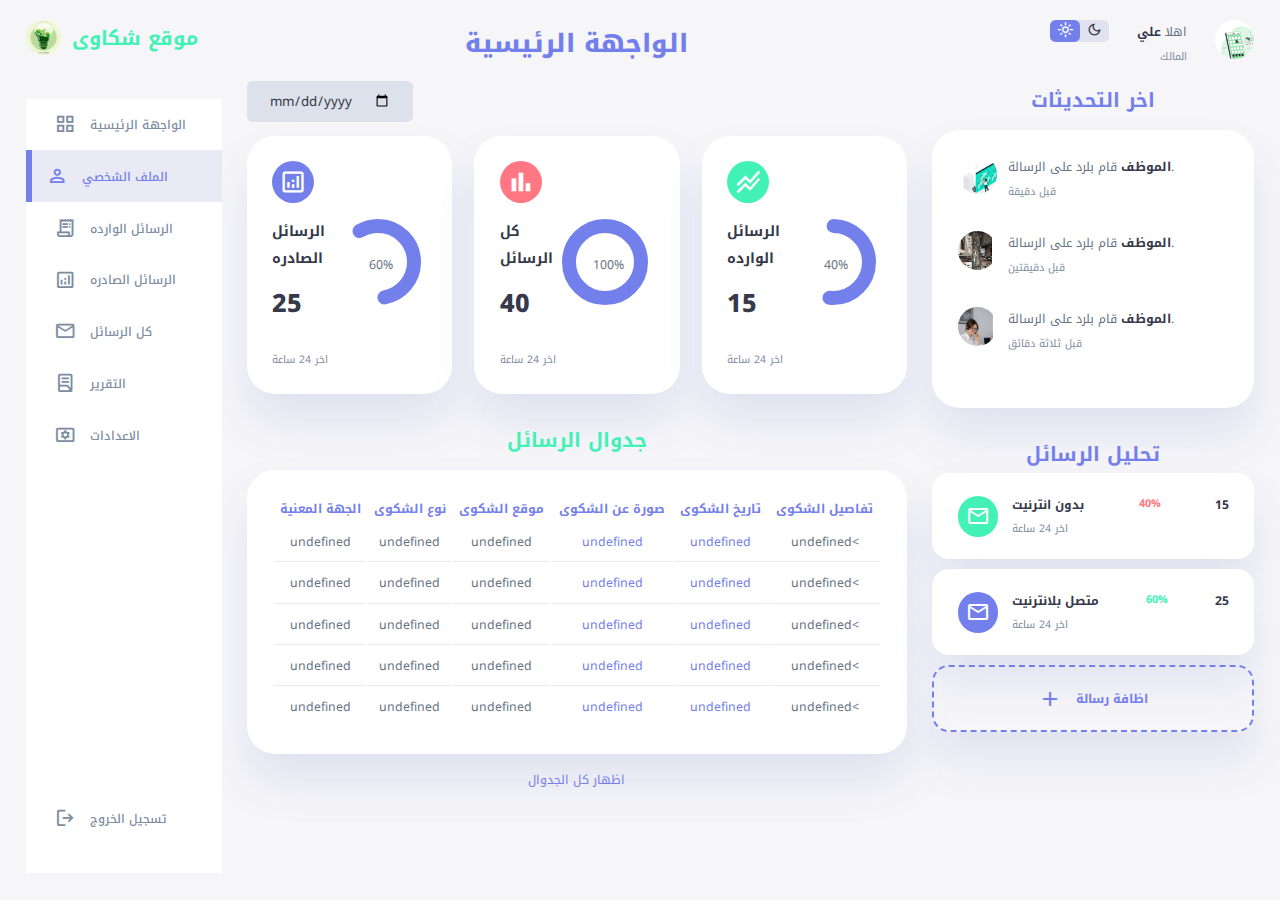
<file: DashBorad/index.html>
<!DOCTYPE html>
<html lang="en">
<head>
    <meta charset="UTF-8">
    <meta name="viewport" content="width=device-width, initial-scale=1.0">
    <title>DashBord</title>
    <link href="https://fonts.googleapis.com/css2?family=Merienda:wght@300;400&family=Noto+Kufi+Arabic:wght@100;200;300;400;500;600;700&family=Noto+Naskh+Arabic:wght@400;500;600;700&family=Nunito+Sans:opsz,wght@6..12,200;6..12,300;6..12,400;6..12,500;6..12,600;6..12,700;6..12,800&family=Nunito:wght@200;300;400;500;600;700&family=Rubik+Broken+Fax&family=Tajawal:wght@200;300&display=swap" rel="stylesheet">
    <link rel="stylesheet" href="https://fonts.googleapis.com/css2?family=Material+Symbols+Outlined:opsz,wght,FILL,GRAD@20..48,100..700,0..1,-50..200" />
    <link rel="stylesheet" href="https://cdnjs.cloudflare.com/ajax/libs/font-awesome/6.5.1/css/all.min.css" integrity="sha512-DTOQO9RWCH3ppGqcWaEA1BIZOC6xxalwEsw9c2QQeAIftl+Vegovlnee1c9QX4TctnWMn13TZye+giMm8e2LwA==" crossorigin="anonymous" referrerpolicy="no-referrer" />
    <link rel="stylesheet" href="style.css">
</head>
<body>
    <div class="container">
        <aside>
            <div class="top">
                <div class="logo">
                    <img src="../assets/images/LOGO.jpg" alt="">
                    <h2 class="text-muted"><span class="danger" style="color: #41f1b6;">  موقع شكاوى</span></h2>
                </div>
                <div class="close" id="close-btn">
                    <span class="material-symbols-outlined">
                        close
                        </span>
                </div>
            </div>
            <div class="sidebar">
                <a href="#">
                    <span class="material-symbols-outlined">
                        grid_view
                        </span>
                        <h3>الواجهة الرئيسية </h3>
                </a>
                <a href="#" class="active">
                    <span class="material-symbols-outlined">
                        person
                        </span>
                        <h3>الملف الشخصي</h3>
                </a>
                <a href="#">
                    <span class="material-symbols-outlined">
                        receipt_long
                        </span>
                        <h3>الرسائل الوارده</h3>
                </a>
                <a href="#">
                    <span class="material-symbols-outlined">
                        analytics
                        </span>
                        <h3>الرسائل الصادره</h3>
                </a>
                <a href="#">
                    <span class="material-symbols-outlined" >
                        mail
                        </span>
                        <h3>كل الرسائل</h3>
                </a>
                <a href="#">
                    <span class="material-symbols-outlined">
                        lab_profile
                        </span>
                        <h3>التقرير</h3>
                </a>
                <a href="#">
                    <span class="material-symbols-outlined">
                        tv_options_input_settings
                        </span>
                        <h3>الاعدادات</h3>
                </a>
                <a href="#">
                    <span class="material-symbols-outlined">
                        logout
                        </span>
                        <h3>تسجيل الخروج</h3>
                </a>
            </div>
        </aside>
        <!-- ---------------End of Astde------------------ -->
        <main>

            <h1 style="text-align: center; color: #7380ec;"> الواجهة الرئيسية</h1>
            <div class="date">
                <input type="date">
            </div>
            <div class="insights">
                <!-- -------Beign of Sales------------ -->
                <div class="sales">
                    <span class="material-symbols-outlined">analytics</span>
                    <div class="middle">
                        <div class="lef">
                            <h3> الرسائل الصادره</h3>
                            <h1>25</h1>
                        </div>
                        <div class="progress">
                            <svg>
                                <circle cx="38" cy="38" r="36"></circle>
                            </svg>
                            <div class="number">
                                <p>60%</p>
                            </div>
                        </div>
                    </div>
                    <small class="text-muted">اخر 24 ساعة</small>
                </div>
                <!-- ---------End of Saled--------- -->
                <!-- ------- Begin of Expnfs------------ -->
                <div class="expenses">
                    <span class="material-symbols-outlined">bar_chart</span>
                    <div class="middle">
                        <div class="lef">
                            <h3>كل الرسائل </h3>
                            <h1>40</h1>
                        </div>
                        <div class="progress">
                            <svg>
                                <circle cx="38" cy="38" r="36"></circle>
                            </svg>
                            <div class="number">
                                <p>100%</p>
                            </div>
                        </div>
                    </div>
                    <small class="text-muted">اخر 24 ساعة</small>
                </div>
                <!-- ---------End of Expnfs--------- -->
                <!-- -------Beign of Endicom------------ -->
                <div class="income">
                    <span class="material-symbols-outlined">stacked_line_chart</span>
                    <div class="middle">
                        <div class="lef">
                            <h3>الرسائل الوارده </h3>
                            <h1>15</h1>
                        </div>
                        <div class="progress">
                            <svg>
                                <circle cx="38" cy="38" r="36"></circle>
                            </svg>
                            <div class="number">
                                <p>40%</p>
                            </div>
                        </div>
                    </div>
                    <small class="text-muted">اخر 24 ساعة</small>
                </div>
            </div>
                <!-- ---------End of Endicom--------- -->

                <div class="recent-orders">
                    <h2 style="text-align: center; color:#41f1b6;">جدوال الرسائل</h2>
                    <table>
                        <thead>
                            <tr style="color: #7380ec;">
                                <th>الجهة المعنية </th>
                                <th>نوع الشكوى</th>
                                <th>موقع الشكوى</th>
                                <th>صورة عن الشكوى</th>
                                <th>تاريخ الشكوى</th>
                                <th>تفاصيل الشكوى</th>
                            </tr>
                        </thead>
                        <tbody>
                            
                            
                        </tbody>
                    </table>
                    <a href="#">اظهار كل الجدوال</a>
                </div>
           
        </main>
        <div class="right">
            <div class="top">
                <button  id="menu-btn">
                    <span class="material-symbols-outlined">menu</span>
                </button>
                <div class="theme-toggler">
                    <span class="material-symbols-outlined active">light_mode</span>
                    <span class="material-symbols-outlined">dark_mode</span>
                </div>
                    <div class="profile">
                        <div class="info">
                            <p>اهلا<b> علي </b></p>
                            <small class="text-muted">المالك</small>
                        </div>
                    
                        <div class="profile-photo">
                            <img src="../assets/images/h23.jpg" alt="">
                        </div>
                    </div>
            </div>
                <!-- End of top -->
            <div class="recent-updates">
                <h2 style="color:#7380ec; text-align: center;" >اخر التحديثات</h2>
                    <div class="updates">
                        <div class="update">
                            <div class="profile-photo">
                                <img src="../assets/images/home3.jpg" alt="">
                            </div>
                            <div class="message">
                                <p><b> الموظف </b>قام بلرد على الرسالة.</p>
                                <small class="text-muted">قبل دقيقة  </small>
                            </div>
                        </div>
                        <div class="update">
                            <div class="profile-photo">
                                <img src="../assets/images/home2.jpg" alt="">
                            </div>
                            <div class="message">
                                <p><b> الموظف </b>قام بلرد على الرسالة.</p>
                                <small class="text-muted">قبل دقيقتين</small>
                            </div>
                        </div>
                        <div class="update">
                            <div class="profile-photo">
                                <img src="../assets/images/home1.jpg" alt="">
                            </div>
                            <div class="message">
                                <p><b> الموظف </b>قام بلرد على الرسالة.</p>
                                <small class="text-muted">قبل ثلاثة دقائق</small>
                            </div>
                        </div>
                    </div>
                
                </div>

               <!-- ------------------End of recent updates------------------ -->
            <div class="sales-analytics">
               <h2 style="color: #7380ec;text-align: center;">تحليل الرسائل</h2>
                <div class="item offline">
                 <div class="icon">  <span class="material-symbols-outlined" >mail</span> </div>
                  <div class="right">
                    <div class="info">
                      <h3>بدون انترنيت</h3>
                         <small class="text-muted">اخر 24 ساعة </small>
                    </div>
                    <h5 class="danger">40%</h5>
                    <h3>15</h3>
                </div>
                </div>
             <div class="item online">
              <div class="icon">  <span class="material-symbols-outlined" >mail</span> </div>
               <div class="right">
                <div class="info">
                  <h3>متصل بلانترنيت</h3>
                  <small class="text-muted">اخر 24 ساعة  </small>
                 </div>
                <h5 class="success">60%</h5>
                <h3>25</h3>
             </div>
             </div>
             <div class="item add-product">
              <div >  <span class="material-symbols-outlined">
                add
                </span> </div>
               
                  <h3>اظافة رسالة</h3>
                 
             </div>
             </div>
        </div>
             
             
        
    </div>
   
    <script src="orders.js"></script> 
    <script src="index.js"></script> 
</body>

</html>
</file>
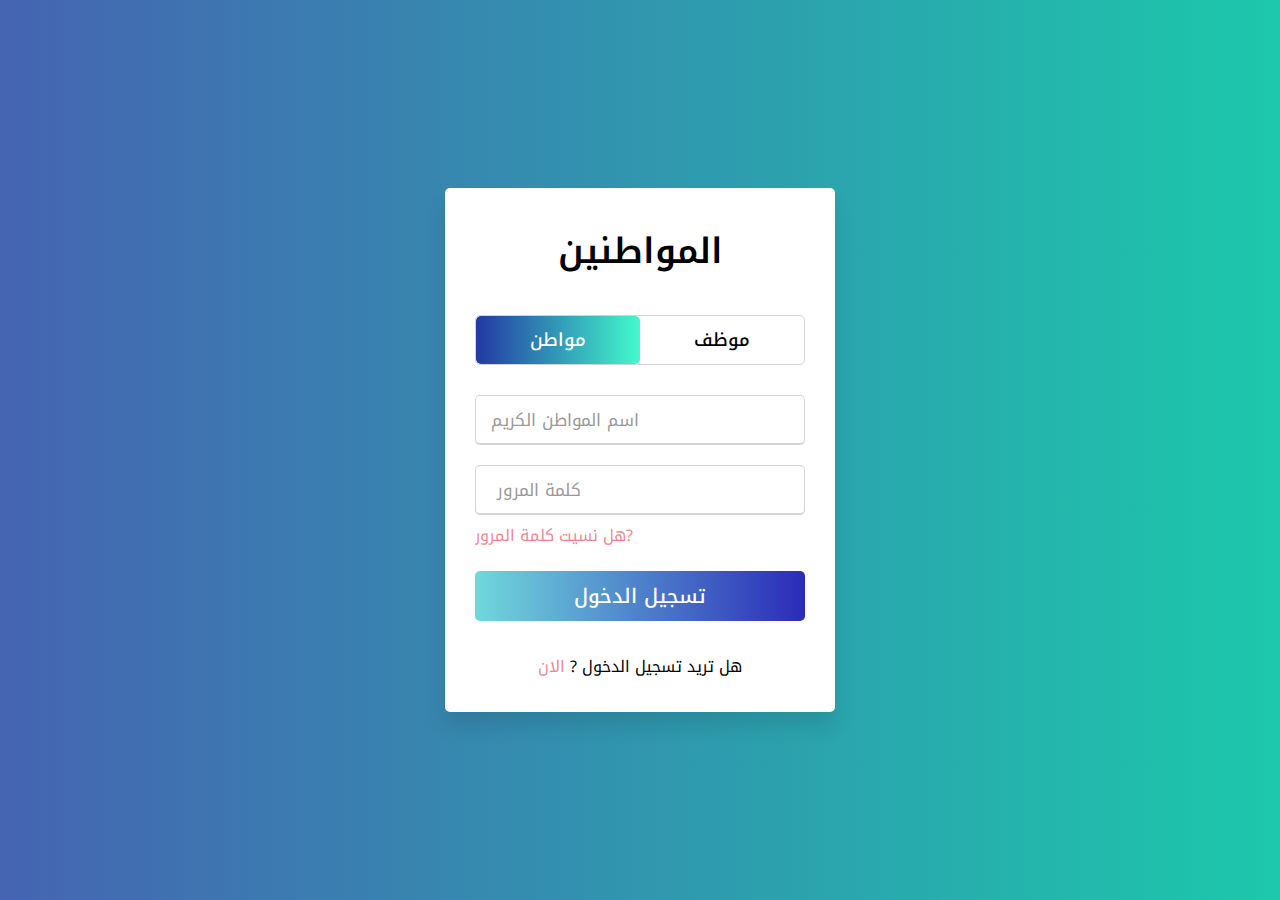
<file: login/login.html>
<!DOCTYPE html>
<html lang="en" dir="ltr">
  <head>
    <meta charset="utf-8">
    <link href="https://fonts.googleapis.com/css2?family=Merienda:wght@300;400&family=Noto+Kufi+Arabic:wght@100;200;300;400&family=Noto+Naskh+Arabic:wght@400;500&family=Nunito+Sans:opsz,wght@6..12,200;6..12,300;6..12,400;6..12,500;6..12,600;6..12,700;6..12,800&family=Nunito:wght@200;300;400;500;600;700&family=Rubik+Broken+Fax&family=Tajawal:wght@200;300&display=swap" rel="stylesheet">
    <title>تسجيل الدخول للموظفين والمستخدمين</title>
    <link rel="stylesheet" href="style.css">
    <meta name="viewport" content="width=device-width, initial-scale=1.0">
  </head>
  <body>
    <div class="wrapper">
      <div class="title-text">
        <div class="title login"> المواطنين</div>
        <div class="title signup"> الموظفين</div>
      </div>
      <div class="form-container">
        <div class="slide-controls">
          <input type="radio" name="slide" id="login" checked>
          <input type="radio" name="slide" id="signup">
          <label for="login" class="slide login">مواطن</label>
          <label for="signup" class="slide signup">موظف</label>
          <div class="slider-tab"></div>
        </div>
        <div class="form-inner">
          <form action="#" class="login">
            <div class="field">
              <input type="text" placeholder="اسم المواطن الكريم" required>
            </div>
            <div class="field">
              <input type="password" placeholder=" كلمة المرور" required>
            </div>
            <div class="pass-link"><a href="#">هل نسيت كلمة المرور?</a></div>
            <div class="field btn">
              <div class="btn-layer"></div>
              <input type="submit" value="تسجيل الدخول">
            </div>
            <div class="signup-link">هل تريد تسجيل الدخول ? <a href=""> الان</a></div>
          </form>
          <form action="handleLogin.php" method="post" class="signup">
            <div class="field">
              <input type="text" name="username" placeholder="اسم الموظف" required>
            </div>
            <div class="field">
              <input type="password" name="password" placeholder="كلمة المرور" required>
            </div>
            <div class="field">
              <input type="password" name="department_id" placeholder="رمز الدائرة" required>
            </div>
            <div class="field btn">
              <div class="btn-layer"></div>
              <input type="submit" value="تسجيل الدخول">
            </div>
          </form>
        </div>
      </div>
    </div>

    <script>
      const loginText = document.querySelector(".title-text .login");
      const loginForm = document.querySelector("form.login");
      const loginBtn = document.querySelector("label.login");
      const signupBtn = document.querySelector("label.signup");
      const signupLink = document.querySelector("form .signup-link a");
      signupBtn.onclick = (()=>{
        loginForm.style.marginLeft = "-50%";
        loginText.style.marginLeft = "-50%";
      });
      loginBtn.onclick = (()=>{
        loginForm.style.marginLeft = "0%";
        loginText.style.marginLeft = "0%";
      });
      signupLink.onclick = (()=>{
        signupBtn.click();
        return false;
      });
    </script>

  </body>
</html>
</file>
<file: DashBorad/style.css>
:root {
    --color-primary:#7380ec;
    --color-danger: #ff7782;
    --color-success:#41f1b6;
    --color-warning:#ffbb55;
    --color-white:#fff;
    --color-info-dark:#7d8da1;
    --color-info-light:#dce1eb;
    --color-dark:#363949;
    --color-light:rgba(132,139,200,0.18);
    --color-primary-variant:#111e88;
    --color-dark-variant:#677483;
    --color-background:#f6f6f9;


    --card-border-radius: 2rem;
    --border-raduis-1: 0.4rem;
    --border-raduis-2: 0.8rem;
    --border-raduis-3: 1.2rem;

    --card-padding:1.8rem;
    --padding-1:1.2rem;

    --box-shadow:0 2rem 3rem var(--color-light);
    
}
/*  ------- Dark them var ------- */
.dark-them-variables {
    
    --color-background:#181a1e;
    --color-white:#202528;
    --color-dark:#edeffd;
    --color-dark-variant:#a3bdcc;
    --color-info-light:#202528;
    --color-light:rgba(0, 0, 0, 0.4);
    --box-shadow: 0 2rem 3rem var(--color-light);
}

*{
    font-family: 'Noto Kufi Arabic',sans-serif;
    margin: 0;
    padding: 0;
    outline: 0;
    appearance: none;
    border: 0;
    text-decoration: none;
    list-style: none;
    box-sizing: border-box;
}

html{
    font-size: 14px;
}
body{
    width: 100vw;
    height:100vh;
    font-family: 'Noto Kufi Arabic',sans-serif;
    font-size: 0.88rem;
    background: var(--color-background);
    user-select: none;
    overflow-x: hidden;
    color: var(--color-dark);
}
.container{
    
    display: grid;
    width: 96%;
    margin: 0 auto;
    gap: 1.8rem;
    grid-template-columns: 14rem auto 23rem;
}

a{
    color: var(--color-dark);
    width: 100%;
}
h1{
    font-weight: 800;
    font-size: 1.8rem;
}
h2{
    font-size: 1.4rem;
}
h3{
    font-size: 0.87rem;
}
h4{
    font-size: 0.8rem;
}
h5{
    font-size: 0.77rem;
}

small{
    font-size: 0.75rem;

}
.profile-photo{
    width: 2.8rem;
    height: 2.8rem;
    border-radius: 50%;
    overflow: hidden;
}
.text-muted{
    color: var(--color-info-dark);
}
p{
    color: var(--color-dark-variant);
}
b{
    color: var(--color-dark);
}
.primary{
    color: var(--color-primary);
}
.danger{
    color: var(--color-danger);
}
.success{
    color: var(--color-success);
}
.watning{
    color: var(--color-warning);
}
aside{
    height: 100vh;
    
}
aside .top{
  
    display: flex;
    align-items: center;
    justify-content: space-between;
    margin-top: 1.4rem;
}
 aside .logo{
    display: flex;
    gap: 0.8rem;

}

aside .logo img{
    width: 2.5rem;
    height: 2.5rem;
    border-radius: 50%;
}

aside .close{
    display: none;
}

/* sideber */

 aside .sidebar{

    background: var(--color-white);
    display: flex;
    flex-direction: column;
    height: 86vh;
    position: relative;
    top:3rem;

}
aside h3{
    font-weight: 500;
}
aside .sidebar a{
    display: flex;
    color: var(--color-info-dark);
    margin-left: 2rem;
    gap: 1rem;
    align-items: center;
    position: relative;
    height: 3.7rem;
    transition: all 300ms ease;
}
aside .sidebar a span{
    font-size: 1.6rem;
    transition: all 300ms ease;
}
aside .sidebar a:last-child{
    position: absolute;
    bottom: 2rem;
    width: 100%;
}
aside .sidebar a.active{
    background: var(--color-light);
    color: var(--color-primary);
    margin-left: 0;
}
aside .sidebar a.active:before{
    content:  '';
    width: 6px;
    height: 100%;
    background: var(--color-primary);
}
aside .sidebar a.active span{

        color: var(--color-primary);
        margin-left: calc(1rem -3px);
}
aside .sidebar a:hover{
    color: var(--color-primary);
}
aside .sidebar a:hover span{
    margin-left: 1rem;
} 
/* ==================== Main ===================== */
main{

    margin-top: 1.4rem;
}

main .date{
    display: inline-block;
    background: var(--color-info-light);
    border-radius: var(--border-raduis-1);
    margin-top: 1rem;
    padding: 0.5rem 1.6rem;
}
main .date input{

    background: transparent;
    color: var(--color-dark);
}
main .insights{
    display: grid;
    grid-template-columns: repeat(3,1fr);
    gap: 1.6rem;
}
main .insights > div{

    background: var(--color-white);
    padding: var(--card-padding);
    border-radius: var(--card-border-radius);
    margin-top: 1rem;
    box-shadow: var(--box-shadow);
    transition: all 300ms ease;
}
main .insights > div:hover {
    box-shadow: none;
}

main .insights > div span{

    background: var(--color-primary);
    padding: 0.5rem;
    border-radius: 50%;
    color: var(--color-white);
    font-size: 2rem;
}

main .insights > div.expenses span{
    background: var(--color-danger);

}
main .insights > div.income span{
    background: var(--color-success);

}
main .insights > div .middle{

    display: flex;
    align-items: center;
    justify-content: space-between;
}
main .insights h3{
    margin: 1rem 0 0.6rem;
    font-size: 1rem;
}
main .insights .progress{
    position: relative;
    width: 92px;
    height: 92px;
    border-radius: 50%;
}
main .insights svg{
    
    width: 7rem;
    height:7rem;
}
main .insights svg circle{

    fill: none;
    stroke: var(--color-primary);
    stroke-width: 14;
    stroke-linecap: round;
    transform: translate(5px, 5px);
    stroke-dasharray: 110;
    stroke-dashoffset: 92;
}

main .insights .sales svg circle{

    stroke-dashoffset: 50;
    stroke-dasharray:100 ;
}
main .insights .expenses svg circle{

    stroke-dashoffset: 25;
    stroke-dasharray:250 ;
}
main .insights .income svg circle{

    stroke-dashoffset: 50;
    stroke-dasharray:-120 ;
}
main .insights .progress .number{

    position: absolute;
    top: 0;
    left: 0;
    height: 100%;
    width: 100%;
    display: flex;
    justify-content: center;
    align-items: center;

}

main .insights small{
    margin-top: 1.6rem;
    display: block;
}

/* ================= Recent Orders ======================*/

main .recent-orders{
    margin-top: 2rem;
}
main .recent-orders h2{

    margin-bottom: 0.8rem;
}
main .recent-orders table{
    background: var(--color-white);
    width:100% ;
    border-radius: var(--card-border-radius);
    padding: var(--card-padding);
    text-align: center;
    box-shadow: var(--box-shadow);
    transition: all 300ms ease;
}
main .recent-orders table:hover{
    box-shadow: none;
}

main table tbody td{

    height: 2.8rem;
    border-bottom: 1px solid var(--color-light);
    color: var(--color-dark-variant);

}
main table tbody tr:last-child td{
    border: none;
}
main .recent-orders a{
    text-align: center;
    display: block;
    margin: 1rem auto;
    color: var(--color-primary);
}
.right{
    margin-top: 1.4rem;
}
.right .top{
    display: flex;
    justify-content: end;
    gap: 2rem;
    
}
.right .top button{
    display: none;
}
.right .theme-toggler{
    background: var(--color-light);
    display: flex;
    justify-content: space-between;
    align-items: center;
    height: 1.6rem;
    width: 4.2rem;
    cursor: pointer;
    border-radius: var(--border-raduis-1);
}
.right .theme-toggler span{
    font-size: 1.2rem;
    width: 50%;
    height: 100%;
    display: flex;
    align-items: center;
    justify-content: center;
}
.right .theme-toggler span.active{

    background: var(--color-primary);
    color: white;
    border-radius: var(--border-raduis-1)
}
.right .top .profile{

    display: flex;
    gap: 2rem;
    text-align: right;
}
/* ============= Recent updates ============ */

.right .recent-updates{
    margin-top: 1rem;
}
.right .recent-updates h2{

    margin-bottom:0.8rem ;
}
.right .recent-updates .updates{

    background: var(--color-white);
    padding: var(--card-padding);
    border-radius: var(--card-border-radius);
    box-shadow: var(--box-shadow);
    transition: all 300ms ease;
}
.right .recent-updates .updates:hover {
    box-shadow: none;
}
.right .recent-updates .updates .update{
    display: grid;
    grid-template-columns:2.6rem auto ;
    gap: 1rem;
    margin-bottom: 2rem;
}
.right .recent-updates .updates img{
    max-width: 3.8rem;
    max-height: 3.8rem;
}
.right .top img{
    max-width:3.8rem ;
    max-height: 3.8rem;
}
/* ========= Sales analyics ========== */

.right .sales-analytics{
    margin-top: 2rem;

    
}
.right .sales-analytics{
    margin-bottom: 0.8rem;
}
.right .sales-analytics .item {
    background: var(--color-white);
    display: flex;
    align-items: center;
    gap: 1rem;
    margin-bottom: 0.7rem;
    padding: 1.4rem var(--card-padding);
    border-radius: var(--border-raduis-3);
    box-shadow: var(--box-shadow);
    transition: all 300ms ease;
}
.right .sales-analytics .item:hover{
    box-shadow: none;
}
.right .sales-analytics .right{
    display: flex;
    justify-content: space-between;
    align-items: start;
    margin: 0;
    width: 100%;
}
.right .sales-analytics .item .icon{
    padding: 0.6rem;
    color: var(--color-white);
    border-radius: 50%;
    background: var(--color-primary);
    display: flex;
}
.right .sales-analytics .item.offline .icon{

    background: var(--color-success);
}
.right .sales-analytics .add-product{
  background: transparent;
  border: 2px dashed var(--color-primary);
  color: var(--color-primary);
  display: flex;
  align-items: center;
  justify-content: center;
}
.right .sales-analytics .add-product:hover{
    background: var(--color-primary);
    color:white;
}
.right .sales-analytics .add-product div {
    display: flex;
    align-items: center;
    gap: 0.6rem;
}
.right .sales-analytics .add-product div h3{
    font-weight: 600;
}
/* ----media of tablet ------- */
@media screen and (max-width: 1200px) {
    
    body{
        width: 94%;
        grid-template-columns: 7rem auto 23rem ;

    }
   aside .loge h2{
    display: none
   }
   aside .sidebar h3 {
    display: none;
   }
   aside .sidebar a {
     
    width: 5.6rem;
   }
   aside .sidebar a:last-child{
    position: relative;
    margin-top: 1.8rem;
   }
   main .insights{
    grid-template-columns:1fr ;
    gap: 0;
   }
   main .recent-orders{
    width: 94%;
    position: absolute;
    left: 50%;
    transform: translateX(-50%);
    margin: 2rem 0 0 8.8rem;
   }

   main .recent-orders table{

    width:83vw ;
   }
   main table thead tr th:last-child,
   main table thead tr th:first-child{
    display: none;
   }
   main table tbody tr td:last-child,
   main table tbody tr td:first-child{

   }
}
/* ------ media of mobile ------ */
@media screen and (max-width: 768px){

    .container{
        width: 100%;
        grid-template-columns: 1fr;
    }
    aside {
        position: fixed;
        left: -100%;
        background: var(--color-white);
        width: 18rem;
        z-index: 3;
        box-shadow: 1rem 3rem 4rem var(--color-light);
        height: 100vh;
        padding-right: var(--card-padding);
        display: none;
        animation: showMenu 400ms ease forwards;
    }
    @keyframes showMenu {
        to{
            left: 0;
        }
    }

    aside .loge {
       margin-left: 1rem;
    }
    aside .loge h2{
        display: inline;
    }
    aside .sidebar h3{
        display: inline;
    }
    aside .sidebar a{
        width: 100%;
        height: 3.4rem;
    }
    aside .sidebar a:last-child{
        position: absolute;
        bottom: 5rem;
    }
    aside .close{
        display: inline-block;
        cursor: pointer;

    }
    main {
        margin-top: 8rem;
        padding: 0 1rem ;
    }
    main .recent-orders{
        position: relative;
        margin:3rem 0 0 0;
        width: 100%;

    }
    main .recent-orders table{
        width: 100%;
        margin: 0 auto 4rem ;
    }
    .right {
        width: 94%;
        margin: 0 auto 4rem;
    }
    .right .top{
        position: fixed;
        top: 0;
        left: 0;
        align-items: center;
        padding: 0 0.8rem;
        height: 4.6rem;
        background: var(--color-white);
        width: 100%;
        margin: 0;
        z-index: 2;
        box-shadow: 0 1rem 1rem var(--color-light);
    }
    .right .top .theme-toggler{
        width: 4.4rem ;
        position: absolute;
        left: 66%;

    }
    .right .profile .info{
        display: none;
    }
    .right .top button{
        display: inline-block;
        background: transparent;
        cursor: pointer;
        color: var(--color-dark);
        position: absolute;
        left: 1rem;
        font-size: 2rem;

    }
    .right .top button span{
        font-size: 2rem;
    }
}
</file>
<file: login/style.css>
@import url('https://fonts.googleapis.com/css?family=Poppins:400,500,600,700&display=swap');
*{
  margin: 0;
  padding: 0;
  box-sizing: border-box;
  font-family: 'Noto Kufi Arabic',serif;
}
html,body{
  display: grid;
  height: 100%;
  width: 100%;
  place-items: center;
  background: -webkit-linear-gradient(left, #4564b2, #1cc8ab);
}
::selection{
  background: #57ef7bc0;
  color: #fff;
}
.wrapper{
  overflow: hidden;
  max-width: 390px;
  background: #fff;
  padding: 30px;
  border-radius: 5px;
  box-shadow: 0px 15px 20px rgba(0,0,0,0.1);
}
.wrapper .title-text{
  display: flex;
  width: 200%;
}
.wrapper .title{
  width: 50%;
  font-size: 35px;
  font-weight: 600;
  text-align: center;
  transition: all 0.6s cubic-bezier(0.68,-0.55,0.265,1.55);
}
.wrapper .slide-controls{
  position: relative;
  display: flex;
  height: 50px;
  width: 100%;
  overflow: hidden;
  margin: 30px 0 10px 0;
  justify-content: space-between;
  border: 1px solid lightgrey;
  border-radius: 5px;
}
.slide-controls .slide{
  height: 100%;
  width: 100%;
  color: #fff;
  font-size: 18px;
  font-weight: 500;
  text-align: center;
  line-height: 48px;
  cursor: pointer;
  z-index: 1;
  transition: all 0.6s ease;
}
.slide-controls label.signup{
  color: #000;
}
.slide-controls .slider-tab{
  position: absolute;
  height: 100%;
  width: 50%;
  left: 0;
  z-index: 0;
  border-radius: 5px;
  background: -webkit-linear-gradient(left, #2239a3, #42facc);
  transition: all 0.6s cubic-bezier(0.68,-0.55,0.265,1.55);
}
input[type="radio"]{
  display: none;
}
#signup:checked ~ .slider-tab{
  left: 50%;
}
#signup:checked ~ label.signup{
  color: #fff;
  cursor: default;
  user-select: none;
}
#signup:checked ~ label.login{
  color: #000;
}
#login:checked ~ label.signup{
  color: #000;
}
#login:checked ~ label.login{
  cursor: default;
  user-select: none;
}
.wrapper .form-container{
  width: 100%;
  overflow: hidden;
}
.form-container .form-inner{
  display: flex;
  width: 200%;
}
.form-container .form-inner form{
  width: 50%;
  transition: all 0.6s cubic-bezier(0.68,-0.55,0.265,1.55);
}
.form-inner form .field{
  height: 50px;
  width: 100%;
  margin-top: 20px;
}
.form-inner form .field input{
  height: 100%;
  width: 100%;
  outline: none;
  padding-left: 15px;
  border-radius: 5px;
  border: 1px solid lightgrey;
  border-bottom-width: 2px;
  font-size: 17px;
  transition: all 0.3s ease;
}
.form-inner form .field input:focus{
  border-color: #57ef7bc0;
  /* box-shadow: inset 0 0 3px #fb6aae; */
}
.form-inner form .field input::placeholder{
  color: #999;
  transition: all 0.3s ease;
}
form .field input:focus::placeholder{
  color: #b3b3b3;
}
.form-inner form .pass-link{
  margin-top: 5px;
}
.form-inner form .signup-link{
  text-align: center;
  margin-top: 30px;
}
.form-inner form .pass-link a,
.form-inner form .signup-link a{
  color: #ef576bc0;
  text-decoration: none;
}
.form-inner form .pass-link a:hover,
.form-inner form .signup-link a:hover{
  text-decoration: underline;
}
form .btn{
  height: 50px;
  width: 100%;
  border-radius: 5px;
  position: relative;
  overflow: hidden;
}
form .btn .btn-layer{
  height: 100%;
  width: 300%;
  position: absolute;
  left: -100%;
  background: -webkit-linear-gradient(right, #16a0a5, #2b2bb9, #70d8dc, #16b2af);
  border-radius: 5px;
  transition: all 0.4s ease;;
}
form .btn:hover .btn-layer{
  left: 0;
}
form .btn input[type="submit"]{
  height: 100%;
  width: 100%;
  z-index: 1;
  position: relative;
  background: none;
  border: none;
  color: #fff;
  padding-left: 0;
  border-radius: 5px;
  font-size: 20px;
  font-weight: 500;
  cursor: pointer;
}
</file>
